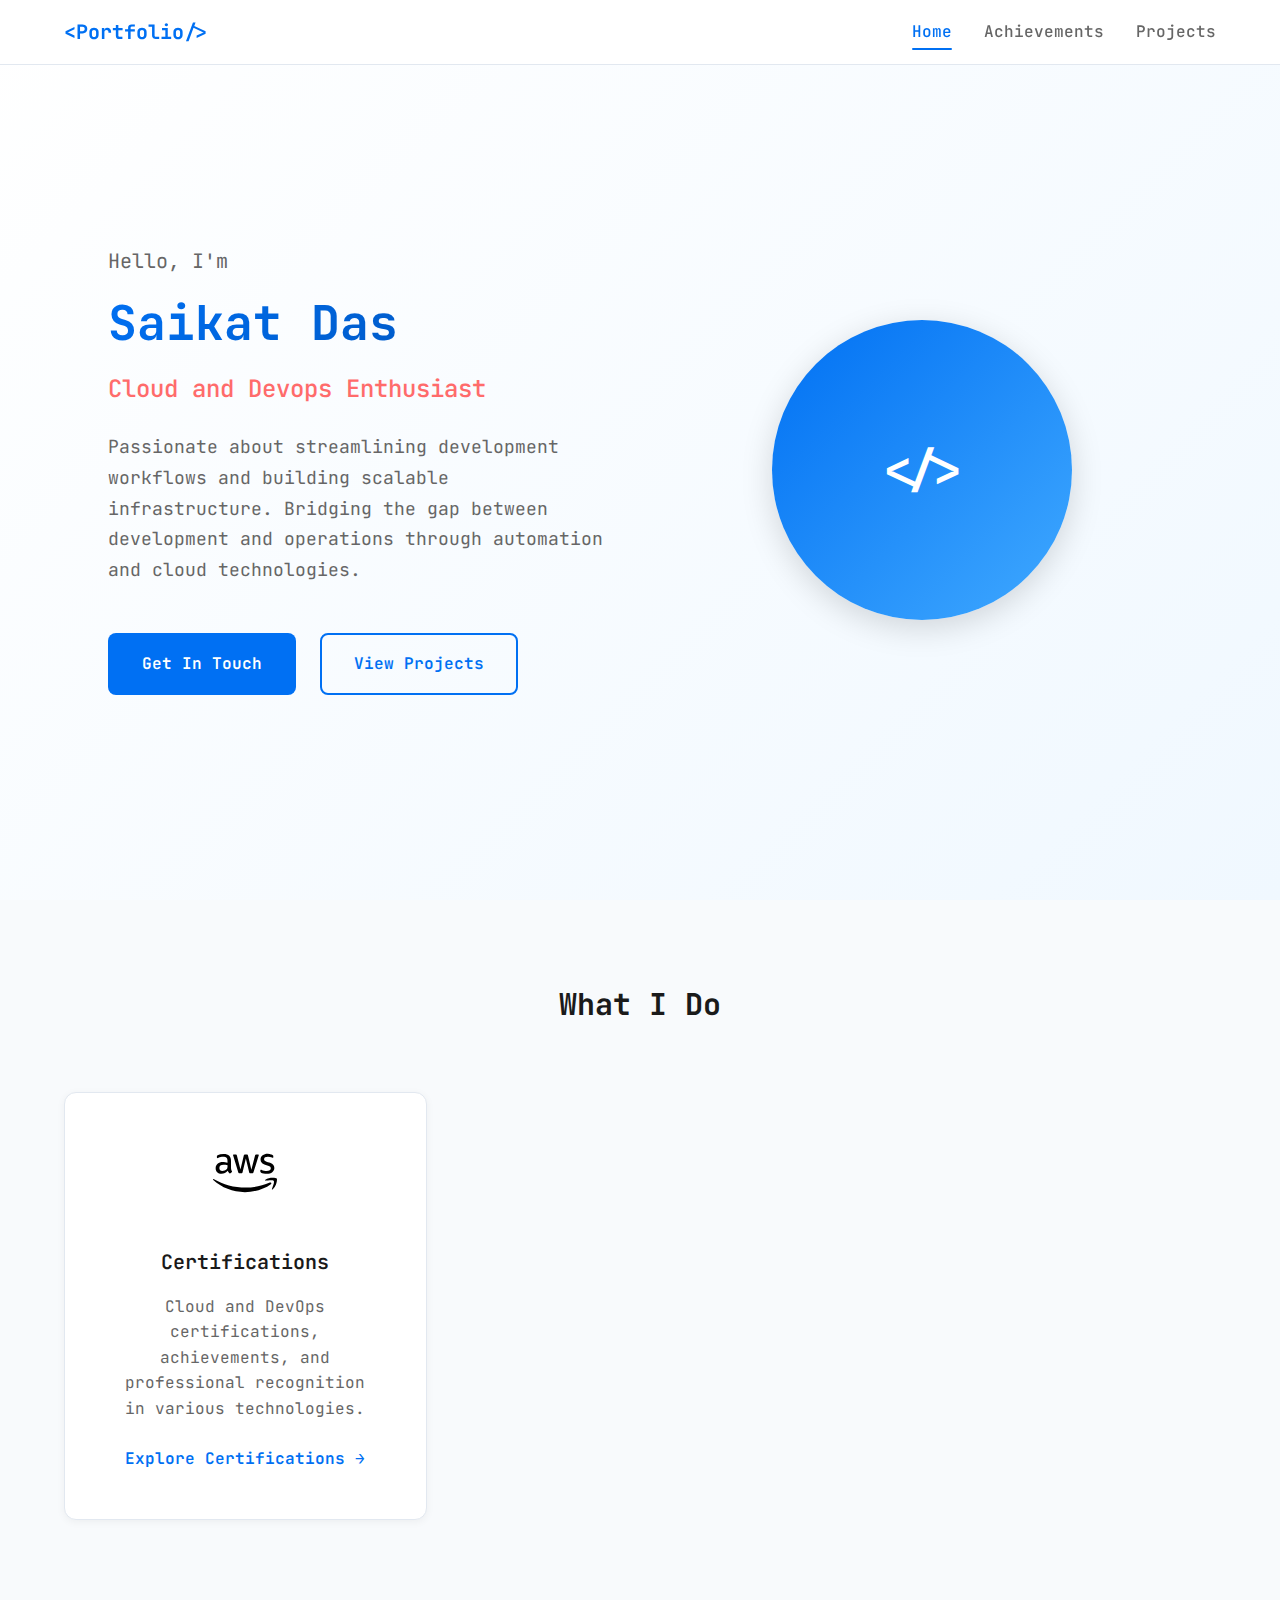
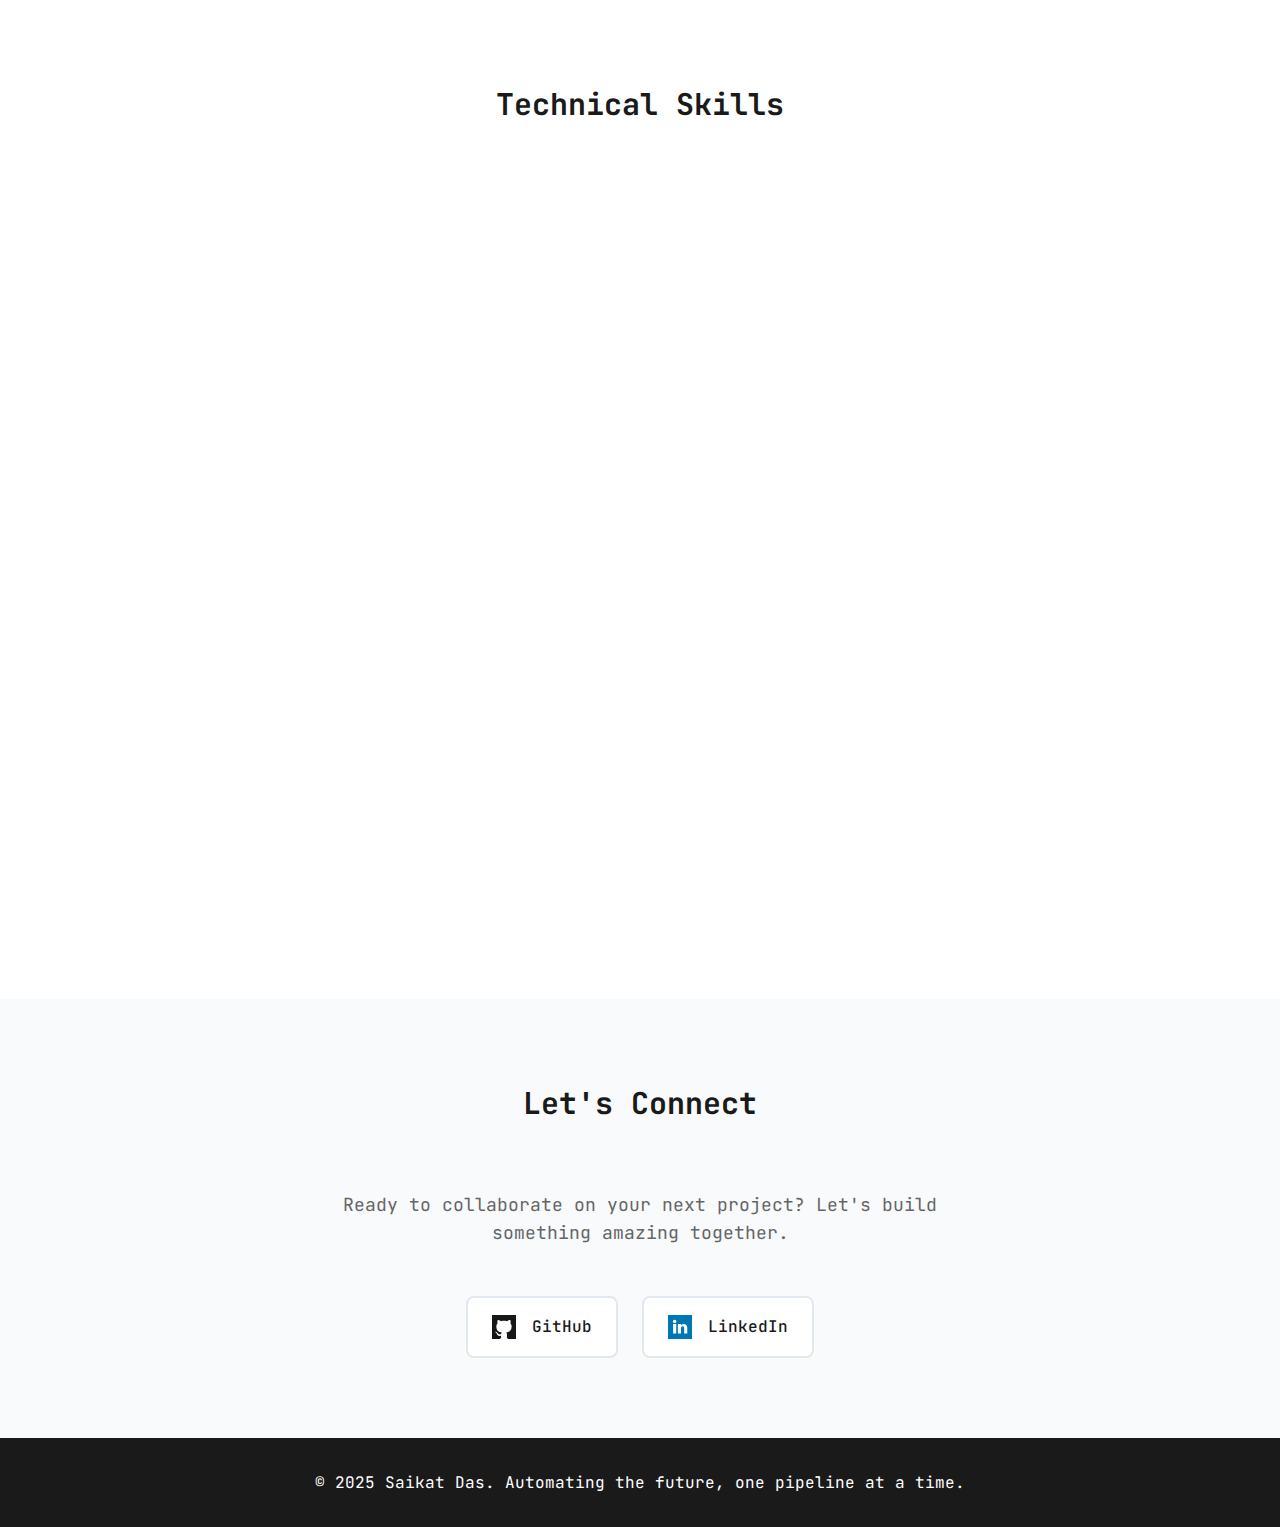
<file: index.html>
<!DOCTYPE html>
<html lang="en">
<head>
    <meta charset="UTF-8">
    <meta name="viewport" content="width=device-width, initial-scale=1.0">
    <title>Saikat Das - DevOps Portfolio</title>
    <link rel="stylesheet" href="styles.css">
    <link href="https://fonts.googleapis.com/css2?family=JetBrains+Mono:wght@300;400;500;600;700&display=swap" rel="stylesheet">
</head>
<body>
    <!-- Navigation -->
    <nav class="navbar">
        <div class="nav-container">
            <div class="nav-logo">
                <a href="index.html" class="logo-link">
                    <span class="logo-text">&lt;Portfolio/&gt;</span>
                </a>
            </div>
            <ul class="nav-menu">
                <li class="nav-item">
                    <a href="index.html" class="nav-link active">Home</a>
                </li>
                <li class="nav-item">
                    <a href="achievements.html" class="nav-link">Achievements</a>
                </li>
                <li class="nav-item">
                    <a href="projects.html" class="nav-link">Projects</a>
                </li>
            </ul>
            <div class="hamburger">
                <span class="bar"></span>
                <span class="bar"></span>
                <span class="bar"></span>
            </div>
        </div>
    </nav>

    <!-- Hero Section -->
    <section class="hero">
        <div class="hero-container">
            <div class="hero-content">
                <h1 class="hero-title">
                    <span class="greeting">Hello, I'm</span>
                    <span class="name">Saikat Das</span>
                    <span class="profession">Cloud and Devops Enthusiast</span>
                </h1>
                <p class="hero-description">
                    Passionate about streamlining development workflows and building scalable infrastructure. 
                    Bridging the gap between development and operations through automation and cloud technologies.
                </p>
                <div class="hero-buttons">
                    <a href="#contact" class="btn btn-primary">Get In Touch</a>
                    <a href="projects.html" class="btn btn-secondary">View Projects</a>
                </div>
            </div>
            <div class="hero-image">
                <div class="profile-placeholder">
                    <span class="code-symbol">&lt;/&gt;</span>
                </div>
            </div>
        </div>
    </section>

    <!-- Overview Section -->
    <section class="overview">
        <div class="container">
            <h2 class="section-title">What I Do</h2>
            <div class="overview-grid">
                <div class="overview-card">
                    <div class="card-icon">
                        <img src="icons/light/aws-icon.svg" alt="Certifications" class="card-icon-svg">
                    </div>
                    <h3>Certifications</h3>
                    <p>Cloud and DevOps certifications, achievements, and professional recognition in various technologies.</p>
                    <a href="achievements.html" class="card-link">Explore Certifications →</a>
                </div>
                <div class="overview-card">
                    <div class="card-icon">
                        <img src="icons/light/settings.png" alt="DevOps Projects" class="card-icon-svg">
                    </div>
                    <h3>DevOps Projects</h3>
                    <p>Infrastructure automation, CI/CD pipelines, and cloud architecture implementations.</p>
                    <a href="projects.html" class="card-link">View Projects →</a>
                </div>
                <div class="overview-card">
                    <div class="card-icon">
                        <img src="icons/light/cloud-icon.svg" alt="Cloud Infrastructure" class="card-icon-svg">
                    </div>
                    <h3>Cloud & Infrastructure</h3>
                    <p>Expertise in cloud platforms, containerization, orchestration, and infrastructure as code.</p>
                    <a href="#skills" class="card-link">See Skills →</a>
                </div>
            </div>
        </div>
    </section>

    <!-- Skills Section -->
    <section id="skills" class="skills">
        <div class="container">
            <h2 class="section-title">Technical Skills</h2>
            <div class="skills-grid">
                <div class="skill-category">
                    <div class="skill-category-header">
                        <img src="icons/light/cloud-icon.svg" alt="Cloud" class="skill-category-icon">
                        <h3>Cloud Platforms</h3>
                    </div>
                    <div class="skill-tags">
                        <span class="skill-tag">AWS</span>
                        <span class="skill-tag">Azure</span>
                        <span class="skill-tag">Google Cloud</span>
                        <span class="skill-tag">DigitalOcean</span>
                        <span class="skill-tag">Terraform</span>
                    </div>
                </div>
                <div class="skill-category">
                    <div class="skill-category-header">
                        <img src="icons/light/docker-icon.svg" alt="Containers" class="skill-category-icon">
                        <h3>Containerization & Orchestration</h3>
                    </div>
                    <div class="skill-tags">
                        <span class="skill-tag">Docker</span>
                        <span class="skill-tag">Kubernetes</span>
                        <span class="skill-tag">Docker Compose</span>
                        <span class="skill-tag">Helm</span>
                        <span class="skill-tag">Podman</span>
                    </div>
                </div>
                <div class="skill-category">
                    <div class="skill-category-header">
                        <img src="icons/light/settings.png" alt="CI/CD" class="skill-category-icon">
                        <h3>CI/CD & Automation</h3>
                    </div>
                    <div class="skill-tags">
                        <span class="skill-tag">Jenkins</span>
                        <span class="skill-tag">GitHub Actions</span>
                        <span class="skill-tag">GitLab CI</span>
                        <span class="skill-tag">Ansible</span>
                        <span class="skill-tag">Chef</span>
                    </div>
                </div>
                <div class="skill-category">
                    <div class="skill-category-header">
                        <img src="icons/light/monitoring-icon.svg" alt="Monitoring" class="skill-category-icon">
                        <h3>Monitoring & Logging</h3>
                    </div>
                    <div class="skill-tags">
                        <span class="skill-tag">Prometheus</span>
                        <span class="skill-tag">Grafana</span>
                        <span class="skill-tag">ELK Stack</span>
                        <span class="skill-tag">Datadog</span>
                        <span class="skill-tag">New Relic</span>
                    </div>
                </div>
                <div class="skill-category">
                    <div class="skill-category-header">
                        <img src="icons/light/python-icon.svg" alt="Programming" class="skill-category-icon">
                        <h3>Programming & Scripting</h3>
                    </div>
                    <div class="skill-tags">
                        <span class="skill-tag">Python</span>
                        <span class="skill-tag">Bash</span>
                        <span class="skill-tag">PowerShell</span>
                        <span class="skill-tag">Go</span>
                        <span class="skill-tag">JavaScript</span>
                    </div>
                </div>
                <div class="skill-category">
                    <div class="skill-category-header">
                        <img src="icons/light/github-icon.svg" alt="Version Control" class="skill-category-icon">
                        <h3>Version Control & Collaboration</h3>
                    </div>
                    <div class="skill-tags">
                        <span class="skill-tag">Git</span>
                        <span class="skill-tag">GitHub</span>
                        <span class="skill-tag">GitLab</span>
                        <span class="skill-tag">Bitbucket</span>
                        <span class="skill-tag">Jira</span>
                    </div>
                </div>
            </div>
        </div>
    </section>

    <!-- Contact Section -->
    <section id="contact" class="contact">
        <div class="container">
            <h2 class="section-title">Let's Connect</h2>
            <div class="contact-content">
                <p class="contact-description">
                    Ready to collaborate on your next project? Let's build something amazing together.
                </p>
                <div class="social-links">
                    <a href="https://github.com/saviour2" target="_blank" class="social-link">
                        <img src="icons/light/github-icon.svg" alt="GitHub" class="social-icon">
                        <span>GitHub</span>
                    </a>
                    <a href="https://www.linkedin.com/in/saikat-das-cloud/" target="_blank" class="social-link">
                        <img src="icons/light/linkedin-icon.svg" alt="LinkedIn" class="social-icon">
                        <span>LinkedIn</span>
                    </a>
                </div>
            </div>
        </div>
    </section>

    <!-- Footer -->
    <footer class="footer">
        <div class="container">
            <p>&copy; 2025 Saikat Das. Automating the future, one pipeline at a time.</p>
        </div>
    </footer>

    <!-- Go to Top Button -->
    <button id="goToTop" class="go-to-top" aria-label="Go to top">
        <svg width="24" height="24" viewBox="0 0 24 24" fill="none" xmlns="http://www.w3.org/2000/svg">
            <path d="M12 6L6 12H10V18H14V12H18L12 6Z" fill="currentColor"/>
        </svg>
    </button>

    <script src="script.js"></script>
</body>
</html>
</file>
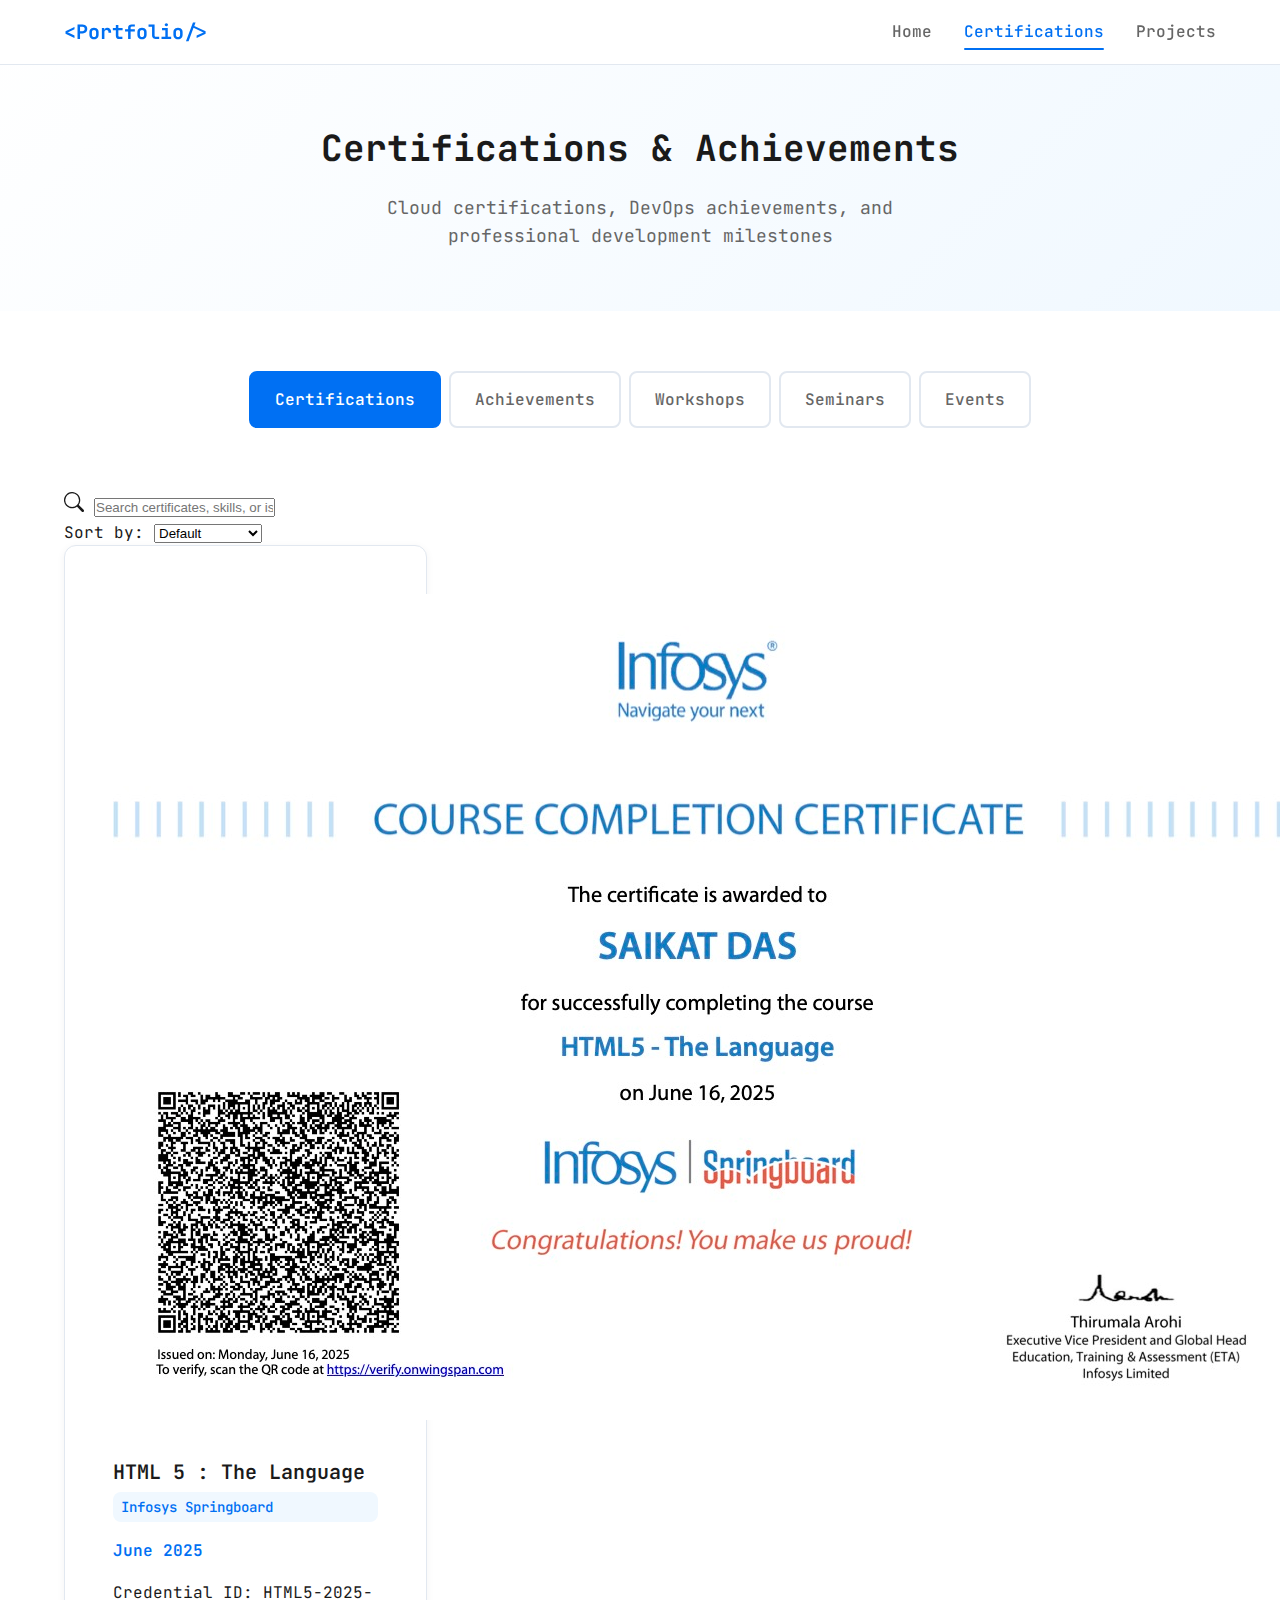
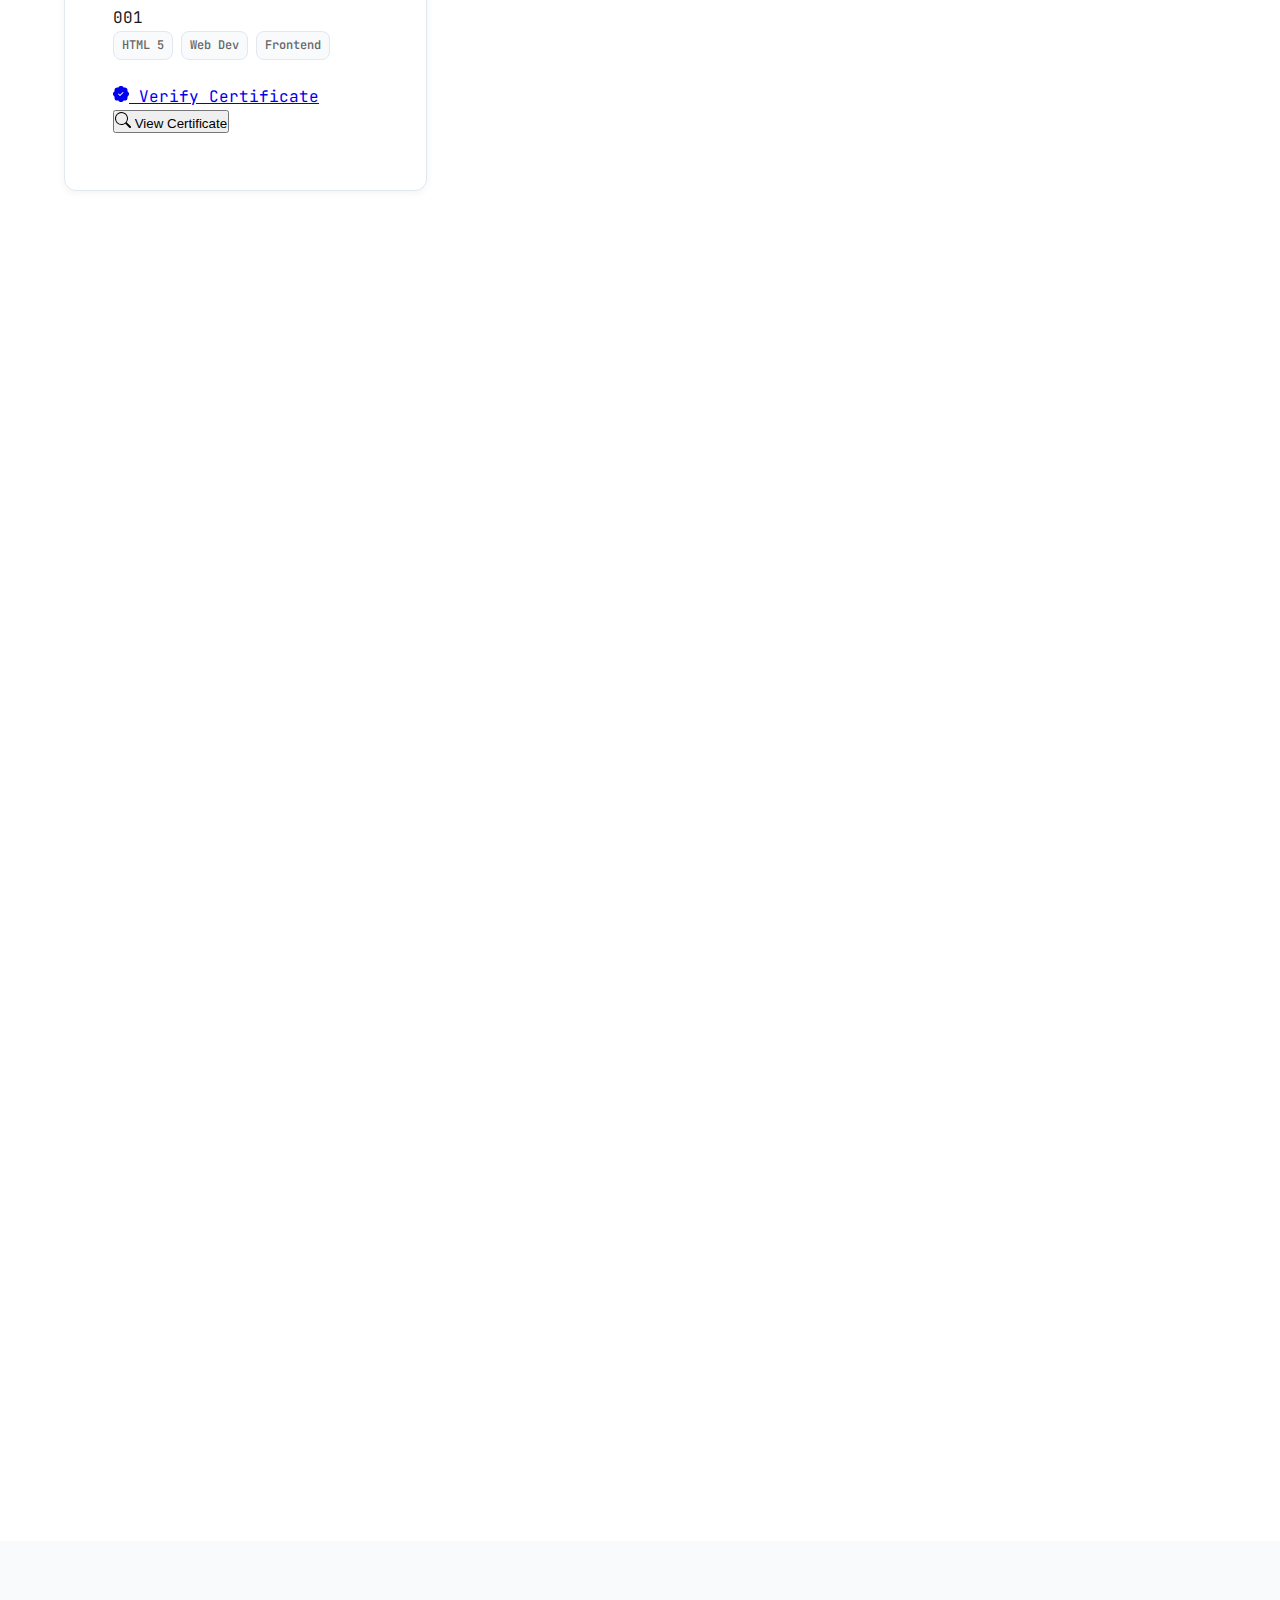
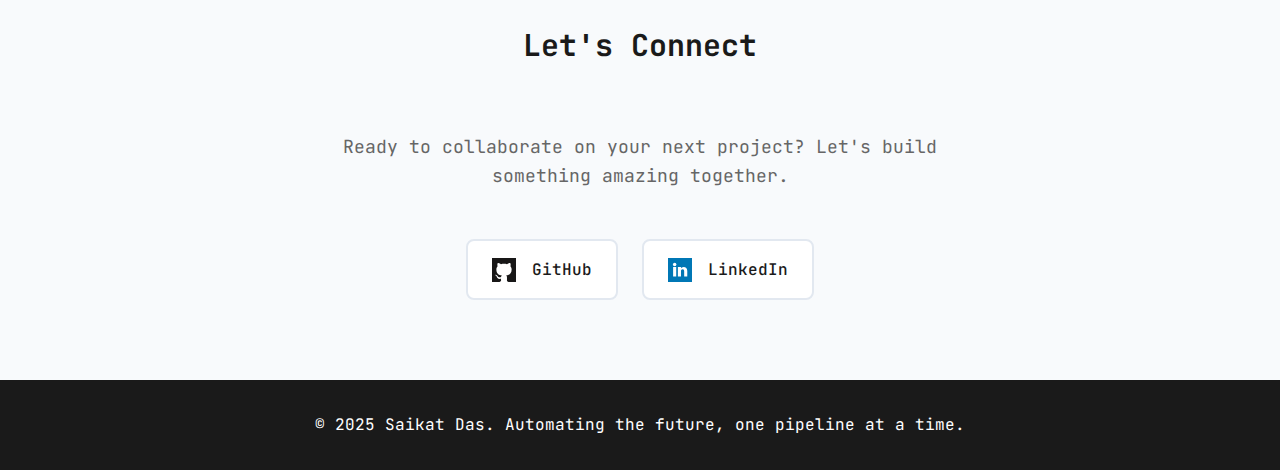
<file: achievements.html>
<!DOCTYPE html>
<html lang="en">
<head>
    <meta charset="UTF-8">
    <meta name="viewport" content="width=device-width, initial-scale=1.0">
    <title>Certifications & Achievements - Portfolio</title>
    <link rel="stylesheet" href="styles.css">
    <link href="https://fonts.googleapis.com/css2?family=JetBrains+Mono:wght@300;400;500;600;700&display=swap" rel="stylesheet">
</head>
<body>
    <!-- Navigation -->
    <nav class="navbar">
        <div class="nav-container">
            <div class="nav-logo">
                <a href="index.html" class="logo-link">
                    <span class="logo-text">&lt;Portfolio/&gt;</span>
                </a>
            </div>
            <ul class="nav-menu">
                <li class="nav-item">
                    <a href="index.html" class="nav-link">Home</a>
                </li>
                <li class="nav-item">
                    <a href="achievements.html" class="nav-link active">Certifications</a>
                </li>
                <li class="nav-item">
                    <a href="projects.html" class="nav-link">Projects</a>
                </li>
            </ul>
            <div class="hamburger">
                <span class="bar"></span>
                <span class="bar"></span>
                <span class="bar"></span>
            </div>
        </div>
    </nav>

    <!-- Page Header -->
    <section class="page-header">
        <div class="container">
            <h1 class="page-title">Certifications & Achievements</h1>
            <p class="page-subtitle">Cloud certifications, DevOps achievements, and professional development milestones</p>
        </div>
    </section>

    <!-- Achievements Content -->
    <section class="achievements-content">
        <div class="container">
            <!-- Tab Navigation (now above search/sort) -->
            <div class="tab-navigation">
                <button class="tab-btn active" data-tab="certifications">Certifications</button>
                <button class="tab-btn" data-tab="awards">Achievements</button>
                <button class="tab-btn" data-tab="workshops">Workshops</button>
                <button class="tab-btn" data-tab="seminars">Seminars</button>
                <button class="tab-btn" data-tab="events">Events</button>
            </div>
            <!-- Search and Sort Controls -->
            <div class="search-controls-wrapper">
                <!-- search-controls will be injected by JS -->
            </div>

            <!-- Tab Content -->
            <div class="tab-content">
                <!-- Cloud Certifications Tab -->
                <div id="certifications" class="tab-pane active">
                    <div class="achievements-grid">
                        <!-- Content will be dynamically loaded by JavaScript -->
                        <div class="loading-state">
                            <div class="loading-spinner"></div>
                            <p>Loading certifications...</p>
                        </div>
                    </div>
                </div>

                <!-- DevOps Achievements Tab -->
                <div id="awards" class="tab-pane">
                    <div class="achievements-grid">
                        <!-- Content will be dynamically loaded by JavaScript -->
                        <div class="loading-state">
                            <div class="loading-spinner"></div>
                            <p>Loading achievements...</p>
                        </div>
                    </div>
                </div>

                <!-- Workshops Tab -->
                <div id="workshops" class="tab-pane">
                    <div class="achievements-grid">
                        <!-- Content will be dynamically loaded by JavaScript -->
                        <div class="loading-state">
                            <div class="loading-spinner"></div>
                            <p>Loading workshops...</p>
                        </div>
                    </div>
                </div>

                <!-- Seminars Tab -->
                <div id="seminars" class="tab-pane">
                    <div class="achievements-grid">
                        <!-- Content will be dynamically loaded by JavaScript -->
                        <div class="loading-state">
                            <div class="loading-spinner"></div>
                            <p>Loading seminars...</p>
                        </div>
                    </div>
                </div>

                <!-- Events Tab -->
                <div id="events" class="tab-pane">
                    <div class="achievements-grid">
                        <!-- Content will be dynamically loaded by JavaScript -->
                        <div class="loading-state">
                            <div class="loading-spinner"></div>
                            <p>Loading events...</p>
                        </div>
                    </div>
                </div>
            </div>
        </div>
    </section>

    <!-- Contact Section -->
    <section id="contact" class="contact">
        <div class="container">
            <h2 class="section-title">Let's Connect</h2>
            <div class="contact-content">
                <p class="contact-description">
                    Ready to collaborate on your next project? Let's build something amazing together.
                </p>
                <div class="social-links">
                    <a href="https://github.com/saviour2" target="_blank" class="social-link">
                        <img src="icons/light/github-icon.svg" alt="GitHub" class="social-icon">
                        <span>GitHub</span>
                    </a>
                    <a href="https://www.linkedin.com/in/saikat-das-cloud/" target="_blank" class="social-link">
                        <img src="icons/light/linkedin-icon.svg" alt="LinkedIn" class="social-icon">
                        <span>LinkedIn</span>
                    </a>
                </div>
            </div>
        </div>
    </section>

    <!-- Footer -->
    <footer class="footer">
        <div class="container">
            <p>&copy; 2025 Saikat Das. Automating the future, one pipeline at a time.</p>
        </div>
    </footer>

    <!-- Go to Top Button -->
    <button id="goToTop" class="go-to-top" aria-label="Go to top">
        <svg width="24" height="24" viewBox="0 0 24 24" fill="none" xmlns="http://www.w3.org/2000/svg">
            <path d="M12 6L6 12H10V18H14V12H18L12 6Z" fill="currentColor"/>
        </svg>
    </button>

    <script src="script.js"></script>
    <script src="js/certificates.js"></script>
</body>
</html>
</file>
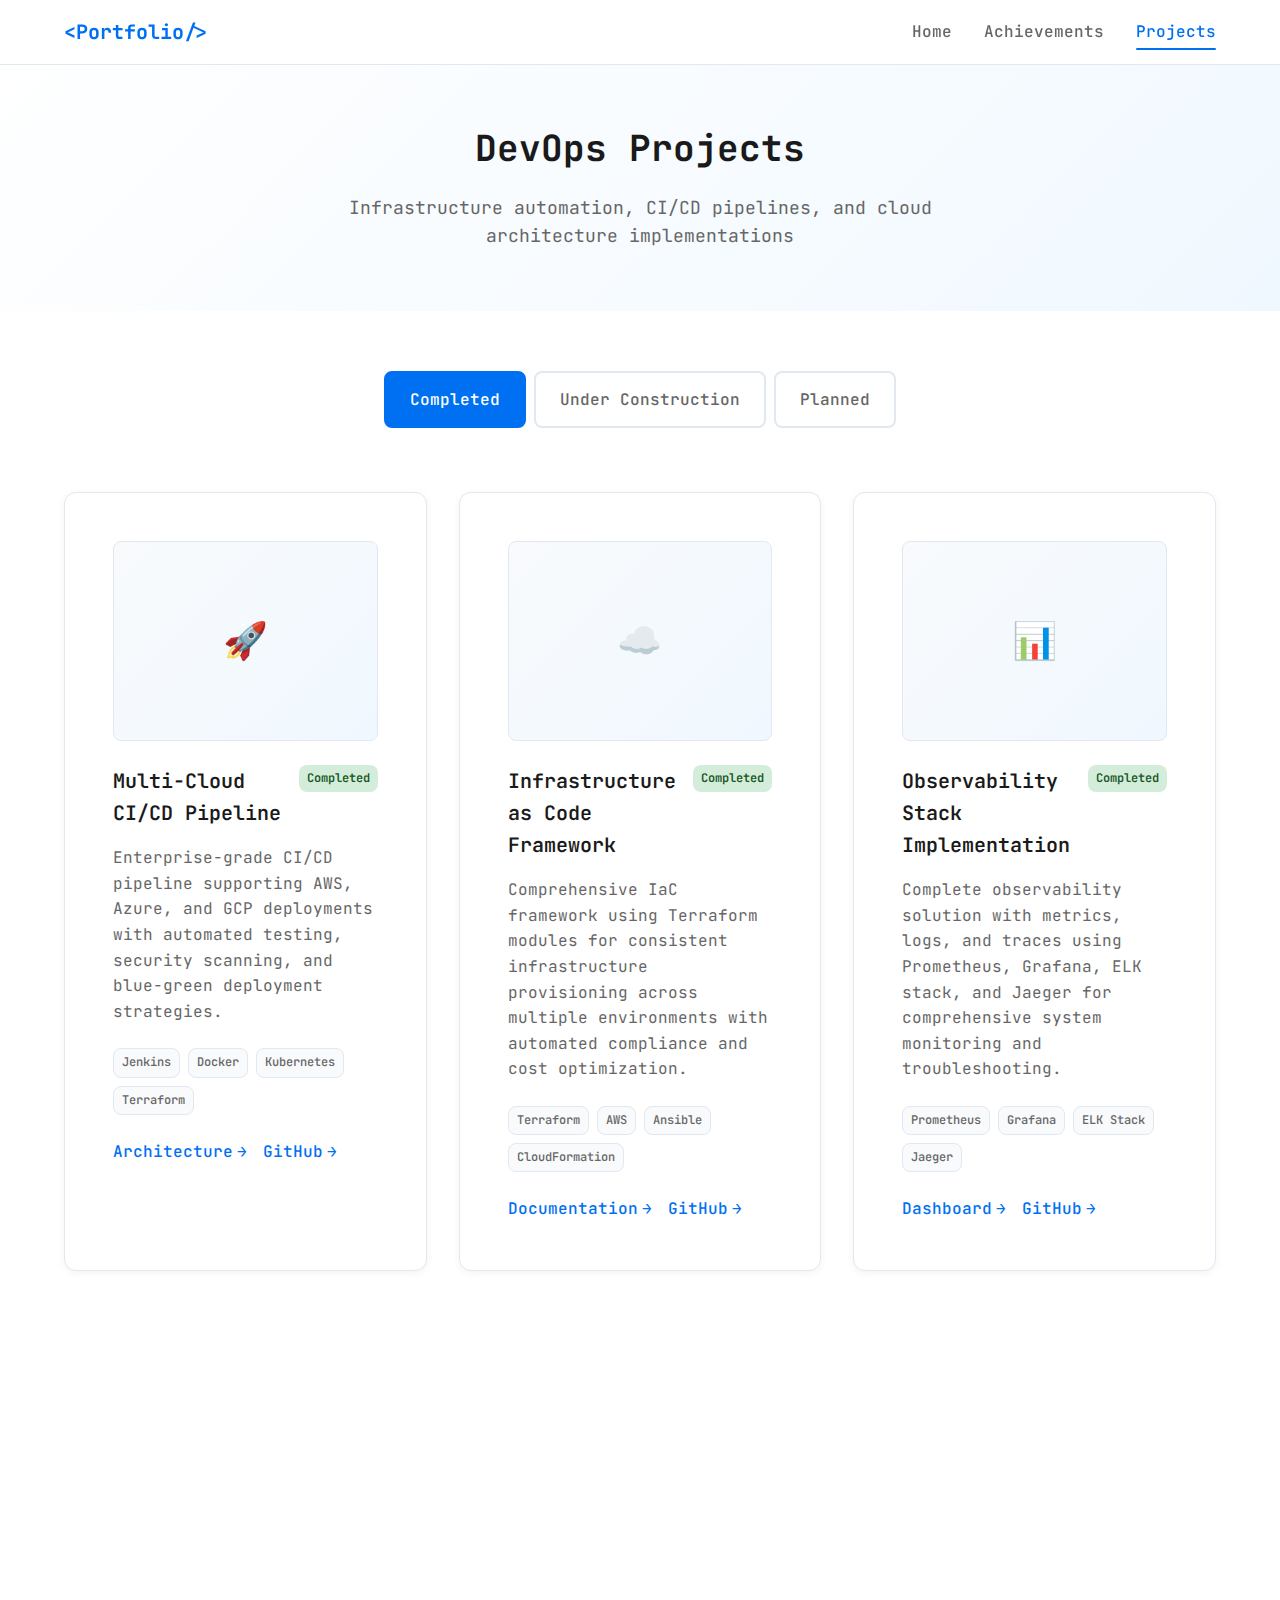
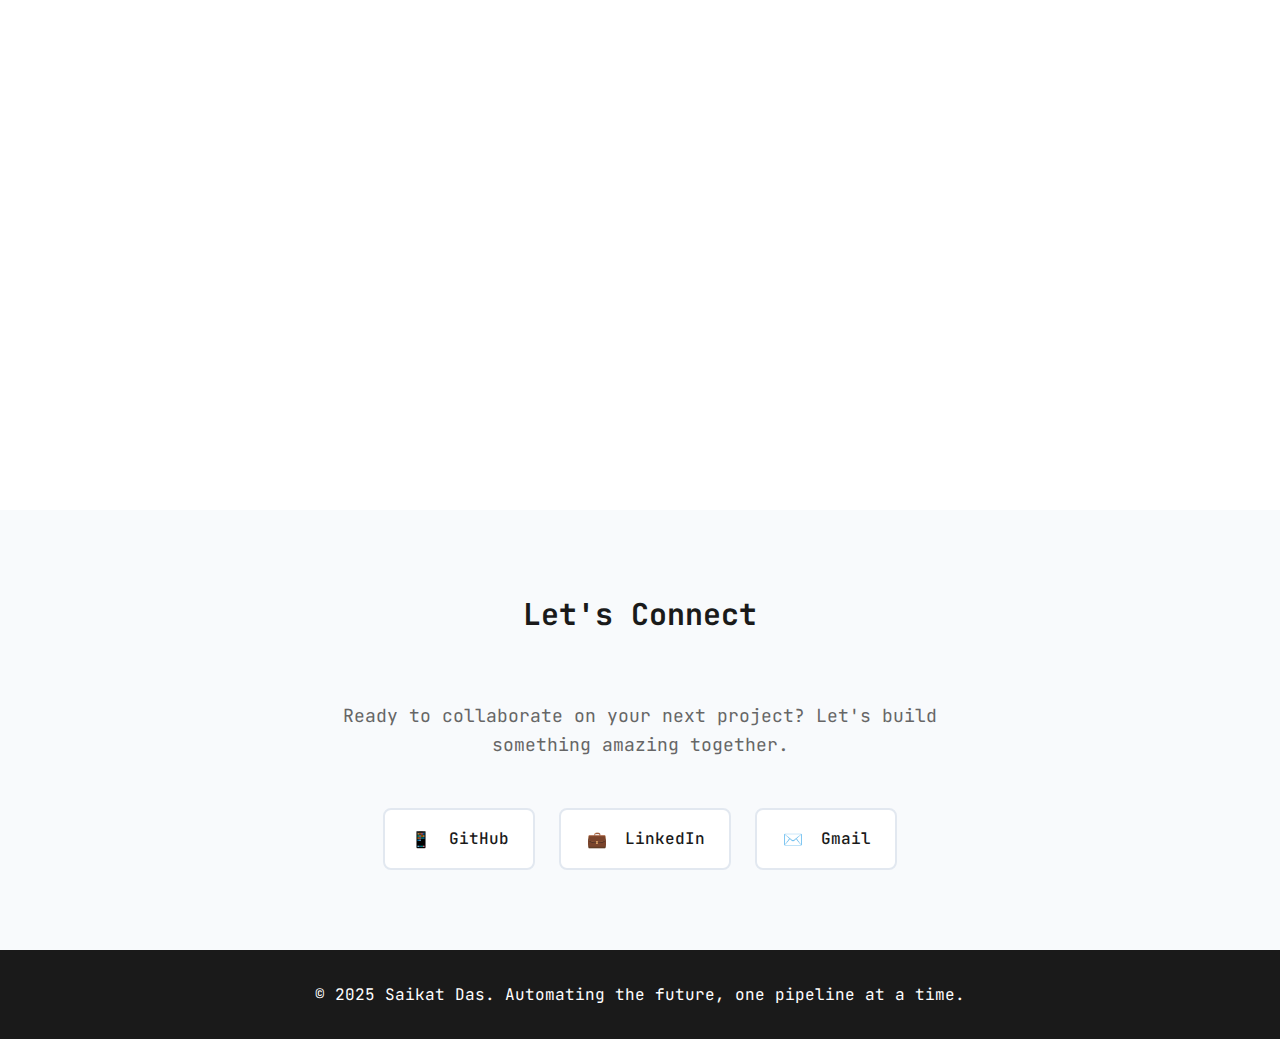
<file: projects.html>
<!DOCTYPE html>
<html lang="en">
<head>
    <meta charset="UTF-8">
    <meta name="viewport" content="width=device-width, initial-scale=1.0">
    <title>DevOps Projects - Portfolio</title>
    <link rel="stylesheet" href="styles.css">
    <link href="https://fonts.googleapis.com/css2?family=JetBrains+Mono:wght@300;400;500;600;700&display=swap" rel="stylesheet">
</head>
<body>
    <!-- Navigation -->
    <nav class="navbar">
        <div class="nav-container">
            <div class="nav-logo">
                <span class="logo-text">&lt;Portfolio/&gt;</span>
            </div>
            <ul class="nav-menu">
                <li class="nav-item">
                    <a href="index.html" class="nav-link">Home</a>
                </li>
                <li class="nav-item">
                    <a href="achievements.html" class="nav-link">Achievements</a>
                </li>
                <li class="nav-item">
                    <a href="projects.html" class="nav-link active">Projects</a>
                </li>
            </ul>
            <div class="hamburger">
                <span class="bar"></span>
                <span class="bar"></span>
                <span class="bar"></span>
            </div>
        </div>
    </nav>

    <!-- Page Header -->
    <section class="page-header">
        <div class="container">
            <h1 class="page-title">DevOps Projects</h1>
            <p class="page-subtitle">Infrastructure automation, CI/CD pipelines, and cloud architecture implementations</p>
        </div>
    </section>

    <!-- Projects Content -->
    <section class="projects-content">
        <div class="container">
            <!-- Tab Navigation -->
            <div class="tab-navigation">
                <button class="tab-btn active" data-tab="completed">Completed</button>
                <button class="tab-btn" data-tab="construction">Under Construction</button>
                <button class="tab-btn" data-tab="planned">Planned</button>
            </div>

            <!-- Tab Content -->
            <div class="tab-content">
                <!-- Completed Projects Tab -->
                <div id="completed" class="tab-pane active">
                    <div class="projects-grid">
                        <div class="project-card">
                            <div class="project-image">
                                <div class="project-placeholder">
                                    <span class="project-icon">🚀</span>
                                </div>
                            </div>
                            <div class="project-content">
                                <div class="project-header">
                                    <h3>Multi-Cloud CI/CD Pipeline</h3>
                                    <div class="project-status completed">Completed</div>
                                </div>
                                <p class="project-description">
                                    Enterprise-grade CI/CD pipeline supporting AWS, Azure, and GCP deployments with automated testing, 
                                    security scanning, and blue-green deployment strategies.
                                </p>
                                <div class="project-tech">
                                    <span class="tech-tag">Jenkins</span>
                                    <span class="tech-tag">Docker</span>
                                    <span class="tech-tag">Kubernetes</span>
                                    <span class="tech-tag">Terraform</span>
                                </div>
                                <div class="project-links">
                                    <a href="#" class="project-link">
                                        <span>Architecture</span>
                                        <span class="link-arrow">→</span>
                                    </a>
                                    <a href="#" class="project-link">
                                        <span>GitHub</span>
                                        <span class="link-arrow">→</span>
                                    </a>
                                </div>
                            </div>
                        </div>

                        <div class="project-card">
                            <div class="project-image">
                                <div class="project-placeholder">
                                    <span class="project-icon">☁️</span>
                                </div>
                            </div>
                            <div class="project-content">
                                <div class="project-header">
                                    <h3>Infrastructure as Code Framework</h3>
                                    <div class="project-status completed">Completed</div>
                                </div>
                                <p class="project-description">
                                    Comprehensive IaC framework using Terraform modules for consistent infrastructure provisioning 
                                    across multiple environments with automated compliance and cost optimization.
                                </p>
                                <div class="project-tech">
                                    <span class="tech-tag">Terraform</span>
                                    <span class="tech-tag">AWS</span>
                                    <span class="tech-tag">Ansible</span>
                                    <span class="tech-tag">CloudFormation</span>
                                </div>
                                <div class="project-links">
                                    <a href="#" class="project-link">
                                        <span>Documentation</span>
                                        <span class="link-arrow">→</span>
                                    </a>
                                    <a href="#" class="project-link">
                                        <span>GitHub</span>
                                        <span class="link-arrow">→</span>
                                    </a>
                                </div>
                            </div>
                        </div>

                        <div class="project-card">
                            <div class="project-image">
                                <div class="project-placeholder">
                                    <span class="project-icon">📊</span>
                                </div>
                            </div>
                            <div class="project-content">
                                <div class="project-header">
                                    <h3>Observability Stack Implementation</h3>
                                    <div class="project-status completed">Completed</div>
                                </div>
                                <p class="project-description">
                                    Complete observability solution with metrics, logs, and traces using Prometheus, Grafana, 
                                    ELK stack, and Jaeger for comprehensive system monitoring and troubleshooting.
                                </p>
                                <div class="project-tech">
                                    <span class="tech-tag">Prometheus</span>
                                    <span class="tech-tag">Grafana</span>
                                    <span class="tech-tag">ELK Stack</span>
                                    <span class="tech-tag">Jaeger</span>
                                </div>
                                <div class="project-links">
                                    <a href="#" class="project-link">
                                        <span>Dashboard</span>
                                        <span class="link-arrow">→</span>
                                    </a>
                                    <a href="#" class="project-link">
                                        <span>GitHub</span>
                                        <span class="link-arrow">→</span>
                                    </a>
                                </div>
                            </div>
                        </div>

                        <div class="project-card">
                            <div class="project-image">
                                <div class="project-placeholder">
                                    <span class="project-icon">🛡️</span>
                                </div>
                            </div>
                            <div class="project-content">
                                <div class="project-header">
                                    <h3>Kubernetes Security Hardening</h3>
                                    <div class="project-status completed">Completed</div>
                                </div>
                                <p class="project-description">
                                    Comprehensive Kubernetes security implementation with RBAC, network policies, 
                                    pod security standards, and automated vulnerability scanning.
                                </p>
                                <div class="project-tech">
                                    <span class="tech-tag">Kubernetes</span>
                                    <span class="tech-tag">Istio</span>
                                    <span class="tech-tag">Falco</span>
                                    <span class="tech-tag">OPA Gatekeeper</span>
                                </div>
                                <div class="project-links">
                                    <a href="#" class="project-link">
                                        <span>Security Guide</span>
                                        <span class="link-arrow">→</span>
                                    </a>
                                    <a href="#" class="project-link">
                                        <span>GitHub</span>
                                        <span class="link-arrow">→</span>
                                    </a>
                                </div>
                            </div>
                        </div>
                    </div>
                </div>

                <!-- Under Construction Tab -->
                <div id="construction" class="tab-pane">
                    <div class="projects-grid">
                        <div class="project-card">
                            <div class="project-image">
                                <div class="project-placeholder">
                                    <span class="project-icon">🏗️</span>
                                </div>
                            </div>
                            <div class="project-content">
                                <div class="project-header">
                                    <h3>GitOps Deployment Platform</h3>
                                    <div class="project-status construction">In Progress</div>
                                </div>
                                <p class="project-description">
                                    Building a GitOps-based deployment platform using ArgoCD and Flux for declarative, 
                                    version-controlled application deployments across multiple Kubernetes clusters.
                                </p>
                                <div class="project-tech">
                                    <span class="tech-tag">ArgoCD</span>
                                    <span class="tech-tag">Flux</span>
                                    <span class="tech-tag">Kubernetes</span>
                                    <span class="tech-tag">Helm</span>
                                </div>
                                <div class="project-progress">
                                    <div class="progress-bar">
                                        <div class="progress-fill" style="width: 75%"></div>
                                    </div>
                                    <span class="progress-text">75% Complete</span>
                                </div>
                                <div class="project-links">
                                    <a href="#" class="project-link">
                                        <span>Preview</span>
                                        <span class="link-arrow">→</span>
                                    </a>
                                    <a href="#" class="project-link">
                                        <span>GitHub</span>
                                        <span class="link-arrow">→</span>
                                    </a>
                                </div>
                            </div>
                        </div>

                        <div class="project-card">
                            <div class="project-image">
                                <div class="project-placeholder">
                                    <span class="project-icon">🔐</span>
                                </div>
                            </div>
                            <div class="project-content">
                                <div class="project-header">
                                    <h3>Zero-Trust Security Framework</h3>
                                    <div class="project-status construction">In Progress</div>
                                </div>
                                <p class="project-description">
                                    Implementing a comprehensive zero-trust security model with service mesh, 
                                    identity-based access controls, and continuous security monitoring.
                                </p>
                                <div class="project-tech">
                                    <span class="tech-tag">Istio</span>
                                    <span class="tech-tag">Vault</span>
                                    <span class="tech-tag">Cert-Manager</span>
                                    <span class="tech-tag">Falco</span>
                                </div>
                                <div class="project-progress">
                                    <div class="progress-bar">
                                        <div class="progress-fill" style="width: 60%"></div>
                                    </div>
                                    <span class="progress-text">60% Complete</span>
                                </div>
                                <div class="project-links">
                                    <a href="#" class="project-link">
                                        <span>Security Model</span>
                                        <span class="link-arrow">→</span>
                                    </a>
                                    <a href="#" class="project-link">
                                        <span>GitHub</span>
                                        <span class="link-arrow">→</span>
                                    </a>
                                </div>
                            </div>
                        </div>

                        <div class="project-card">
                            <div class="project-image">
                                <div class="project-placeholder">
                                    <span class="project-icon">�</span>
                                </div>
                            </div>
                            <div class="project-content">
                                <div class="project-header">
                                    <h3>Cost Optimization Engine</h3>
                                    <div class="project-status construction">In Progress</div>
                                </div>
                                <p class="project-description">
                                    Developing an AI-powered cost optimization engine that analyzes cloud resource usage 
                                    and provides automated recommendations for cost reduction.
                                </p>
                                <div class="project-tech">
                                    <span class="tech-tag">Python</span>
                                    <span class="tech-tag">AWS Cost Explorer</span>
                                    <span class="tech-tag">Machine Learning</span>
                                    <span class="tech-tag">Lambda</span>
                                </div>
                                <div class="project-progress">
                                    <div class="progress-bar">
                                        <div class="progress-fill" style="width: 40%"></div>
                                    </div>
                                    <span class="progress-text">40% Complete</span>
                                </div>
                                <div class="project-links">
                                    <a href="#" class="project-link">
                                        <span>Algorithm</span>
                                        <span class="link-arrow">→</span>
                                    </a>
                                    <a href="#" class="project-link">
                                        <span>GitHub</span>
                                        <span class="link-arrow">→</span>
                                    </a>
                                </div>
                            </div>
                        </div>
                    </div>
                </div>

                <!-- Planned Projects Tab -->
                <div id="planned" class="tab-pane">
                    <div class="projects-grid">
                        <div class="project-card">
                            <div class="project-image">
                                <div class="project-placeholder">
                                    <span class="project-icon">🌱</span>
                                </div>
                            </div>
                            <div class="project-content">
                                <div class="project-header">
                                    <h3>Sustainability Tracker</h3>
                                    <div class="project-status planned">Planned</div>
                                </div>
                                <p class="project-description">
                                    Mobile-first application for tracking personal carbon footprint, 
                                    suggesting eco-friendly alternatives, and gamifying sustainable living.
                                </p>
                                <div class="project-tech">
                                    <span class="tech-tag">React Native</span>
                                    <span class="tech-tag">GraphQL</span>
                                    <span class="tech-tag">Machine Learning</span>
                                    <span class="tech-tag">Maps API</span>
                                </div>
                                <div class="project-timeline">
                                    <span class="timeline-label">Expected Start:</span>
                                    <span class="timeline-date">Q2 2025</span>
                                </div>
                            </div>
                        </div>

                        <div class="project-card">
                            <div class="project-image">
                                <div class="project-placeholder">
                                    <span class="project-icon">🎮</span>
                                </div>
                            </div>
                            <div class="project-content">
                                <div class="project-header">
                                    <h3>Multiplayer Game Platform</h3>
                                    <div class="project-status planned">Planned</div>
                                </div>
                                <p class="project-description">
                                    Real-time multiplayer gaming platform with custom game engine, 
                                    matchmaking system, and social features for indie game developers.
                                </p>
                                <div class="project-tech">
                                    <span class="tech-tag">WebGL</span>
                                    <span class="tech-tag">WebRTC</span>
                                    <span class="tech-tag">Kubernetes</span>
                                    <span class="tech-tag">Microservices</span>
                                </div>
                                <div class="project-timeline">
                                    <span class="timeline-label">Expected Start:</span>
                                    <span class="timeline-date">Q3 2025</span>
                                </div>
                            </div>
                        </div>

                        <div class="project-card">
                            <div class="project-image">
                                <div class="project-placeholder">
                                    <span class="project-icon">🔐</span>
                                </div>
                            </div>
                            <div class="project-content">
                                <div class="project-header">
                                    <h3>Blockchain Voting System</h3>
                                    <div class="project-status planned">Planned</div>
                                </div>
                                <p class="project-description">
                                    Secure, transparent voting system using blockchain technology 
                                    with voter authentication, immutable records, and real-time results.
                                </p>
                                <div class="project-tech">
                                    <span class="tech-tag">Solidity</span>
                                    <span class="tech-tag">Web3.js</span>
                                    <span class="tech-tag">IPFS</span>
                                    <span class="tech-tag">Smart Contracts</span>
                                </div>
                                <div class="project-timeline">
                                    <span class="timeline-label">Expected Start:</span>
                                    <span class="timeline-date">Q4 2025</span>
                                </div>
                            </div>
                        </div>

                        <div class="project-card">
                            <div class="project-image">
                                <div class="project-placeholder">
                                    <span class="project-icon">🧠</span>
                                </div>
                            </div>
                            <div class="project-content">
                                <div class="project-header">
                                    <h3>Mental Health Companion</h3>
                                    <div class="project-status planned">Planned</div>
                                </div>
                                <p class="project-description">
                                    AI-powered mental health support application with mood tracking, 
                                    personalized recommendations, and anonymous peer support communities.
                                </p>
                                <div class="project-tech">
                                    <span class="tech-tag">Flutter</span>
                                    <span class="tech-tag">TensorFlow</span>
                                    <span class="tech-tag">Natural Language Processing</span>
                                    <span class="tech-tag">Privacy-First Design</span>
                                </div>
                                <div class="project-timeline">
                                    <span class="timeline-label">Expected Start:</span>
                                    <span class="timeline-date">Q1 2026</span>
                                </div>
                            </div>
                        </div>
                    </div>
                </div>
            </div>
        </div>
    </section>

    <!-- Contact Section -->
    <section id="contact" class="contact">
        <div class="container">
            <h2 class="section-title">Let's Connect</h2>
            <div class="contact-content">
                <p class="contact-description">
                    Ready to collaborate on your next project? Let's build something amazing together.
                </p>
                <div class="social-links">
                    <a href="https://github.com/yourusername" target="_blank" class="social-link">
                        <span class="social-icon">📱</span>
                        <span>GitHub</span>
                    </a>
                    <a href="https://linkedin.com/in/yourusername" target="_blank" class="social-link">
                        <span class="social-icon">💼</span>
                        <span>LinkedIn</span>
                    </a>
                    <a href="mailto:your.email@gmail.com" class="social-link">
                        <span class="social-icon">✉️</span>
                        <span>Gmail</span>
                    </a>
                </div>
            </div>
        </div>
    </section>

    <!-- Footer -->
    <footer class="footer">
        <div class="container">
            <p>&copy; 2025 Saikat Das. Automating the future, one pipeline at a time.</p>
        </div>
    </footer>

    <script src="script.js"></script>
</body>
</html>
</file>
<file: styles.css>
/* CSS Reset and Base Styles */
* {
    margin: 0;
    padding: 0;
    box-sizing: border-box;
}

:root {
    /* Colors */
    --primary-color: #0070f3;
    --primary-light: #40a9ff;
    --primary-dark: #0050b3;
    --secondary-color: #f0f8ff;
    --accent-color: #ff6b6b;
    --text-primary: #1a1a1a;
    --text-secondary: #666666;
    --text-muted: #999999;
    --background: #ffffff;
    --background-alt: #f8fafc;
    --border-color: #e2e8f0;
    --card-background: #ffffff;
    --shadow-light: 0 2px 8px rgba(0, 0, 0, 0.05);
    --shadow-medium: 0 4px 16px rgba(0, 0, 0, 0.1);
    --shadow-heavy: 0 8px 32px rgba(0, 0, 0, 0.15);
    
    /* Typography */
    --font-family: 'JetBrains Mono', monospace;
    --font-size-xs: 0.75rem;
    --font-size-sm: 0.875rem;
    --font-size-base: 1rem;
    --font-size-lg: 1.125rem;
    --font-size-xl: 1.25rem;
    --font-size-2xl: 1.5rem;
    --font-size-3xl: 1.875rem;
    --font-size-4xl: 2.25rem;
    --font-size-5xl: 3rem;
    
    /* Spacing */
    --spacing-xs: 0.25rem;
    --spacing-sm: 0.5rem;
    --spacing-md: 1rem;
    --spacing-lg: 1.5rem;
    --spacing-xl: 2rem;
    --spacing-2xl: 3rem;
    --spacing-3xl: 4rem;
    
    /* Layout */
    --max-width: 1200px;
    --border-radius: 8px;
    --border-radius-lg: 12px;
    --transition: all 0.4s cubic-bezier(0.25, 0.46, 0.45, 0.94);
}

/* Animation Classes */
.overview-card,
.skill-category,
.achievement-card,
.project-card {
    opacity: 0;
    transform: translateY(40px);
    transition: opacity 0.8s ease-out, transform 0.8s ease-out;
}

.overview-card.animate-in,
.skill-category.animate-in,
.achievement-card.animate-in,
.project-card.animate-in {
    opacity: 1;
    transform: translateY(0);
}

html {
    scroll-behavior: smooth;
}

body {
    font-family: var(--font-family);
    font-size: var(--font-size-base);
    line-height: 1.6;
    color: var(--text-primary);
    background-color: var(--background);
    -webkit-font-smoothing: antialiased;
    -moz-osx-font-smoothing: grayscale;
}

/* Container */
.container {
    max-width: var(--max-width);
    margin: 0 auto;
    padding: 0 var(--spacing-lg);
}

/* Navigation */
.navbar {
    position: fixed;
    top: 0;
    width: 100%;
    background: rgba(255, 255, 255, 0.95);
    backdrop-filter: blur(10px);
    border-bottom: 1px solid var(--border-color);
    z-index: 1000;
    transition: var(--transition);
}

.nav-container {
    display: flex;
    justify-content: space-between;
    align-items: center;
    padding: var(--spacing-md) var(--spacing-lg);
    max-width: var(--max-width);
    margin: 0 auto;
}

.nav-logo .logo-link {
    text-decoration: none;
    color: inherit;
    transition: opacity 0.3s ease;
}

.nav-logo .logo-link:hover {
    opacity: 0.8;
}

.nav-logo .logo-text {
    font-size: var(--font-size-xl);
    font-weight: 700;
    color: var(--primary-color);
    text-decoration: none;
}

.nav-menu {
    display: flex;
    list-style: none;
    gap: var(--spacing-xl);
}

.nav-link {
    text-decoration: none;
    color: var(--text-secondary);
    font-weight: 500;
    transition: var(--transition);
    position: relative;
}

.nav-link:hover,
.nav-link.active {
    color: var(--primary-color);
}

.nav-link.active::after {
    content: '';
    position: absolute;
    bottom: -8px;
    left: 0;
    width: 100%;
    height: 2px;
    background: var(--primary-color);
    border-radius: 1px;
}

/* Hamburger Menu */
.hamburger {
    display: none;
    flex-direction: column;
    cursor: pointer;
}

.bar {
    width: 25px;
    height: 3px;
    background: var(--text-primary);
    margin: 3px 0;
    transition: var(--transition);
    border-radius: 2px;
}

/* Hero Section */
.hero {
    padding: 120px 0 80px;
    background: linear-gradient(135deg, var(--background) 0%, var(--secondary-color) 100%);
    min-height: 100vh;
    display: flex;
    align-items: center;
}

.hero-container {
    display: grid;
    grid-template-columns: 1fr 1fr;
    gap: var(--spacing-3xl);
    align-items: center;
    max-width: var(--max-width);
    margin: 0 auto;
    padding: 0 var(--spacing-lg);
}

.hero-content {
    display: flex;
    flex-direction: column;
    gap: var(--spacing-lg);
}

.hero-title {
    display: flex;
    flex-direction: column;
    gap: var(--spacing-sm);
}

.greeting {
    font-size: var(--font-size-xl);
    color: var(--text-secondary);
    font-weight: 400;
}

.name {
    font-size: var(--font-size-5xl);
    font-weight: 700;
    color: var(--text-primary);
    background: linear-gradient(135deg, var(--primary-color), var(--primary-dark));
    -webkit-background-clip: text;
    -webkit-text-fill-color: transparent;
    background-clip: text;
}

.profession {
    font-size: var(--font-size-2xl);
    color: var(--accent-color);
    font-weight: 500;
}

.hero-description {
    font-size: var(--font-size-lg);
    color: var(--text-secondary);
    line-height: 1.7;
    max-width: 500px;
}

.hero-buttons {
    display: flex;
    gap: var(--spacing-lg);
    margin-top: var(--spacing-lg);
}

.hero-image {
    display: flex;
    justify-content: center;
    align-items: center;
}

.profile-placeholder {
    width: 300px;
    height: 300px;
    background: linear-gradient(135deg, var(--primary-color), var(--primary-light));
    border-radius: 50%;
    display: flex;
    align-items: center;
    justify-content: center;
    box-shadow: var(--shadow-heavy);
}

.code-symbol {
    font-size: var(--font-size-5xl);
    color: white;
    font-weight: 700;
}

/* Buttons */
.btn {
    display: inline-flex;
    align-items: center;
    gap: var(--spacing-sm);
    padding: var(--spacing-md) var(--spacing-xl);
    border-radius: var(--border-radius);
    text-decoration: none;
    font-weight: 600;
    font-size: var(--font-size-base);
    transition: var(--transition);
    border: 2px solid transparent;
    cursor: pointer;
}

.btn-primary {
    background: var(--primary-color);
    color: white;
}

.btn-primary:hover {
    background: var(--primary-dark);
    transform: translateY(-2px);
    box-shadow: var(--shadow-medium);
}

.btn-secondary {
    background: transparent;
    color: var(--primary-color);
    border-color: var(--primary-color);
}

.btn-secondary:hover {
    background: var(--primary-color);
    color: white;
    transform: translateY(-2px);
    box-shadow: var(--shadow-medium);
}

/* Section Styles */
.section-title {
    font-size: var(--font-size-3xl);
    font-weight: 700;
    text-align: center;
    margin-bottom: var(--spacing-3xl);
    color: var(--text-primary);
}

/* Overview Section */
.overview {
    padding: 80px 0;
    background: var(--background-alt);
}

.overview-grid {
    display: grid;
    grid-template-columns: repeat(auto-fit, minmax(300px, 1fr));
    gap: var(--spacing-xl);
}

.overview-card {
    background: var(--card-background);
    padding: var(--spacing-2xl);
    border-radius: var(--border-radius-lg);
    box-shadow: var(--shadow-light);
    text-align: center;
    transition: var(--transition);
    border: 1px solid var(--border-color);
}

.overview-card:hover {
    transform: translateY(-4px);
    box-shadow: var(--shadow-medium);
}

.card-icon {
    font-size: var(--font-size-4xl);
    margin-bottom: var(--spacing-lg);
}

.card-icon-svg {
    width: 64px;
    height: 64px;
    object-fit: contain;
}

.overview-card h3 {
    font-size: var(--font-size-xl);
    font-weight: 600;
    margin-bottom: var(--spacing-md);
    color: var(--text-primary);
}

.overview-card p {
    color: var(--text-secondary);
    margin-bottom: var(--spacing-lg);
    line-height: 1.6;
}

.card-link {
    color: var(--primary-color);
    text-decoration: none;
    font-weight: 600;
    transition: var(--transition);
}

.card-link:hover {
    color: var(--primary-dark);
}

/* Skills Section */
.skills {
    padding: 80px 0;
}

.skills-grid {
    display: grid;
    grid-template-columns: repeat(auto-fit, minmax(300px, 1fr));
    gap: var(--spacing-xl);
}

.skill-category {
    background: var(--card-background);
    padding: var(--spacing-2xl);
    border-radius: var(--border-radius-lg);
    box-shadow: var(--shadow-light);
    border: 1px solid var(--border-color);
}

.skill-category h3 {
    font-size: var(--font-size-xl);
    font-weight: 600;
    margin-bottom: var(--spacing-lg);
    color: var(--text-primary);
}

.skill-category-header {
    display: flex;
    align-items: center;
    gap: var(--spacing-md);
    margin-bottom: var(--spacing-lg);
}

.skill-category-icon {
    width: 28px;
    height: 28px;
    object-fit: contain;
    flex-shrink: 0;
}

.skill-tags {
    display: flex;
    flex-wrap: wrap;
    gap: var(--spacing-sm);
}

.skill-tag {
    background: var(--secondary-color);
    color: var(--primary-color);
    padding: var(--spacing-sm) var(--spacing-md);
    border-radius: var(--border-radius);
    font-size: var(--font-size-sm);
    font-weight: 500;
    border: 1px solid var(--primary-color);
    transition: var(--transition);
}

.skill-tag:hover {
    background: var(--primary-color);
    color: white;
}

/* Contact Section */
.contact {
    padding: 80px 0;
    background: var(--background-alt);
}

.contact-content {
    text-align: center;
    max-width: 600px;
    margin: 0 auto;
}

.contact-description {
    font-size: var(--font-size-lg);
    color: var(--text-secondary);
    margin-bottom: var(--spacing-2xl);
}

.social-links {
    display: flex;
    justify-content: center;
    gap: var(--spacing-lg);
    flex-wrap: wrap;
}

.social-link {
    display: flex;
    align-items: center;
    gap: var(--spacing-sm);
    padding: var(--spacing-md) var(--spacing-lg);
    background: var(--card-background);
    border: 2px solid var(--border-color);
    border-radius: var(--border-radius);
    text-decoration: none;
    color: var(--text-primary);
    transition: var(--transition);
    font-weight: 500;
}

.social-link:hover {
    border-color: var(--primary-color);
    color: var(--primary-color);
    transform: translateY(-2px);
    box-shadow: var(--shadow-light);
}

.social-icon {
    width: 24px;
    height: 24px;
    margin-right: 8px;
    vertical-align: middle;
}

/* Footer */
.footer {
    padding: var(--spacing-xl) 0;
    background: var(--text-primary);
    color: white;
    text-align: center;
}

/* Go to Top Button */
.go-to-top {
    position: fixed;
    bottom: 25px;
    right: 25px;
    width: 40px;
    height: 40px;
    background: rgba(74, 144, 226, 0.9);
    color: white;
    border: none;
    border-radius: 50%;
    cursor: pointer;
    display: flex;
    align-items: center;
    justify-content: center;
    box-shadow: 0 2px 12px rgba(0, 0, 0, 0.15);
    transition: all 0.3s cubic-bezier(0.4, 0, 0.2, 1);
    opacity: 0;
    visibility: hidden;
    transform: translateY(20px) scale(0.8);
    z-index: 1000;
    backdrop-filter: blur(10px);
}

.go-to-top.visible {
    opacity: 1;
    visibility: visible;
    transform: translateY(0) scale(1);
}

.go-to-top:hover {
    background: rgba(74, 144, 226, 1);
    transform: translateY(-3px) scale(1.05);
    box-shadow: 0 4px 20px rgba(74, 144, 226, 0.3);
}

.go-to-top svg {
    width: 18px;
    height: 18px;
    transition: transform 0.3s cubic-bezier(0.4, 0, 0.2, 1);
}

.go-to-top:hover svg {
    transform: translateY(-1px);
}

/* Page Header */
.page-header {
    padding: 120px 0 60px;
    background: linear-gradient(135deg, var(--background) 0%, var(--secondary-color) 100%);
    text-align: center;
}

.page-title {
    font-size: var(--font-size-4xl);
    font-weight: 700;
    margin-bottom: var(--spacing-md);
    color: var(--text-primary);
}

.page-subtitle {
    font-size: var(--font-size-lg);
    color: var(--text-secondary);
    max-width: 600px;
    margin: 0 auto;
}

/* Tab Navigation */
.tab-navigation {
    display: flex;
    justify-content: center;
    gap: var(--spacing-sm);
    margin-bottom: var(--spacing-3xl);
    flex-wrap: wrap;
}

.tab-btn {
    padding: var(--spacing-md) var(--spacing-lg);
    background: var(--card-background);
    border: 2px solid var(--border-color);
    border-radius: var(--border-radius);
    cursor: pointer;
    font-family: var(--font-family);
    font-size: var(--font-size-base);
    font-weight: 500;
    color: var(--text-secondary);
    transition: var(--transition);
}

.tab-btn:hover,
.tab-btn.active {
    background: var(--primary-color);
    color: white;
    border-color: var(--primary-color);
}

.tab-content {
    min-height: 400px;
}

.tab-pane {
    display: none;
}

.tab-pane.active {
    display: block;
}

/* Achievements Content */
.achievements-content,
.projects-content {
    padding: 60px 0 80px;
}

.achievements-grid,
.projects-grid {
    display: grid;
    grid-template-columns: repeat(auto-fit, minmax(350px, 1fr));
    gap: var(--spacing-xl);
}

.achievement-card,
.project-card {
    background: var(--card-background);
    border-radius: var(--border-radius-lg);
    padding: var(--spacing-2xl);
    box-shadow: var(--shadow-light);
    border: 1px solid var(--border-color);
    transition: var(--transition);
}

.achievement-card:hover,
.project-card:hover {
    transform: translateY(-4px);
    box-shadow: var(--shadow-medium);
}

.achievement-header,
.project-header {
    display: flex;
    justify-content: space-between;
    align-items: flex-start;
    margin-bottom: var(--spacing-md);
    gap: var(--spacing-md);
}

.achievement-icon {
    width: 32px;
    height: 32px;
    object-fit: contain;
    flex-shrink: 0;
    margin-right: var(--spacing-md);
}

.achievement-title-section {
    display: flex;
    flex-direction: column;
    flex: 1;
    gap: var(--spacing-xs);
}

.achievement-header h3,
.project-header h3 {
    font-size: var(--font-size-xl);
    font-weight: 600;
    color: var(--text-primary);
    flex: 1;
    margin: 0;
}

.achievement-date {
    background: var(--secondary-color);
    color: var(--primary-color);
    padding: var(--spacing-xs) var(--spacing-sm);
    border-radius: var(--border-radius);
    font-size: var(--font-size-sm);
    font-weight: 500;
    white-space: nowrap;
}

.achievement-issuer {
    color: var(--primary-color);
    font-weight: 600;
    margin-bottom: var(--spacing-md);
}

.achievement-description,
.project-description {
    color: var(--text-secondary);
    line-height: 1.6;
    margin-bottom: var(--spacing-lg);
}

.achievement-tags,
.project-tech {
    display: flex;
    flex-wrap: wrap;
    gap: var(--spacing-sm);
    margin-bottom: var(--spacing-lg);
}

.tag,
.tech-tag {
    background: var(--background-alt);
    color: var(--text-secondary);
    padding: var(--spacing-xs) var(--spacing-sm);
    border-radius: var(--border-radius);
    font-size: var(--font-size-xs);
    font-weight: 500;
    border: 1px solid var(--border-color);
}

/* Project Specific Styles */
.project-image {
    margin-bottom: var(--spacing-lg);
}

.project-placeholder {
    width: 100%;
    height: 200px;
    background: linear-gradient(135deg, var(--background-alt), var(--secondary-color));
    border-radius: var(--border-radius);
    display: flex;
    align-items: center;
    justify-content: center;
    border: 1px solid var(--border-color);
}

.project-icon {
    font-size: var(--font-size-4xl);
}

.project-icon-svg {
    width: 48px;
    height: 48px;
    object-fit: contain;
}

.project-status {
    padding: var(--spacing-xs) var(--spacing-sm);
    border-radius: var(--border-radius);
    font-size: var(--font-size-xs);
    font-weight: 600;
    white-space: nowrap;
}

.project-status.completed {
    background: #d4edda;
    color: #155724;
}

.project-status.construction {
    background: #fff3cd;
    color: #856404;
}

.project-status.planned {
    background: #d1ecf1;
    color: #0c5460;
}

.project-links {
    display: flex;
    gap: var(--spacing-md);
    flex-wrap: wrap;
}

.project-link {
    display: flex;
    align-items: center;
    gap: var(--spacing-xs);
    color: var(--primary-color);
    text-decoration: none;
    font-weight: 500;
    transition: var(--transition);
}

.project-link:hover {
    color: var(--primary-dark);
}

.link-arrow {
    transition: var(--transition);
}

.project-link:hover .link-arrow {
    transform: translateX(4px);
}

/* Progress Bar */
.project-progress {
    display: flex;
    align-items: center;
    gap: var(--spacing-md);
    margin-bottom: var(--spacing-lg);
}

.progress-bar {
    flex: 1;
    height: 8px;
    background: var(--background-alt);
    border-radius: 4px;
    overflow: hidden;
}

.progress-fill {
    height: 100%;
    background: linear-gradient(90deg, var(--primary-color), var(--primary-light));
    transition: width 0.5s ease;
}

.progress-text {
    font-size: var(--font-size-sm);
    font-weight: 500;
    color: var(--text-secondary);
    white-space: nowrap;
}

/* Timeline */
.project-timeline {
    display: flex;
    align-items: center;
    gap: var(--spacing-sm);
    margin-bottom: var(--spacing-lg);
}

.timeline-label {
    font-size: var(--font-size-sm);
    color: var(--text-secondary);
}

.timeline-date {
    font-size: var(--font-size-sm);
    font-weight: 600;
    color: var(--primary-color);
}

/* Mobile Responsive */
@media (max-width: 768px) {
    .nav-menu {
        position: fixed;
        left: -100%;
        top: 70px;
        flex-direction: column;
        background-color: white;
        width: 100%;
        text-align: center;
        transition: 0.3s;
        box-shadow: var(--shadow-medium);
        padding: var(--spacing-lg) 0;
    }

    .nav-menu.active {
        left: 0;
    }

    .hamburger {
        display: flex;
    }

    .hamburger.active .bar:nth-child(2) {
        opacity: 0;
    }

    .hamburger.active .bar:nth-child(1) {
        transform: translateY(8px) rotate(45deg);
    }

    .hamburger.active .bar:nth-child(3) {
        transform: translateY(-8px) rotate(-45deg);
    }

    .hero-container {
        grid-template-columns: 1fr;
        text-align: center;
        gap: var(--spacing-2xl);
    }

    .name {
        font-size: var(--font-size-4xl);
    }

    .profession {
        font-size: var(--font-size-xl);
    }

    .hero-buttons {
        justify-content: center;
    }

    .profile-placeholder {
        width: 250px;
        height: 250px;
    }

    .page-title {
        font-size: var(--font-size-3xl);
    }

    .section-title {
        font-size: var(--font-size-2xl);
    }

    .achievements-grid,
    .projects-grid {
        grid-template-columns: 1fr;
    }

    .tab-navigation {
        gap: var(--spacing-xs);
    }

    .tab-btn {
        padding: var(--spacing-sm) var(--spacing-md);
        font-size: var(--font-size-sm);
    }

    .social-links {
        flex-direction: column;
        align-items: center;
    }

    .hero-buttons {
        flex-direction: column;
        align-items: center;
    }

    .btn {
        width: 100%;
        max-width: 200px;
        justify-content: center;
    }
}

@media (max-width: 480px) {
    .container {
        padding: 0 var(--spacing-md);
    }

    .nav-container {
        padding: var(--spacing-md);
    }

    .achievement-card,
    .project-card {
        padding: var(--spacing-lg);
    }

    .name {
        font-size: var(--font-size-3xl);
    }

    .project-links {
        flex-direction: column;
    }

    .project-progress {
        flex-direction: column;
        align-items: flex-start;
        gap: var(--spacing-sm);
    }
}

/* Print Styles */
@media print {
    .navbar,
    .hamburger,
    .hero-buttons,
    .project-links,
    .social-links {
        display: none;
    }

    body {
        font-size: 12pt;
        line-height: 1.4;
    }

    .hero,
    .page-header {
        padding: 20pt 0;
    }

    .section-title {
        font-size: 18pt;
        margin-bottom: 20pt;
    }
}

/* Accessibility */
@media (prefers-reduced-motion: reduce) {
    * {
        animation-duration: 0.01ms !important;
        animation-iteration-count: 1 !important;
        transition-duration: 0.01ms !important;
    }
}

/* Focus states for better accessibility */
.btn:focus,
.nav-link:focus,
.tab-btn:focus,
.social-link:focus,
.project-link:focus {
    outline: 2px solid var(--primary-color);
    outline-offset: 2px;
}

/* High contrast mode support */
@media (prefers-contrast: high) {
    :root {
        --border-color: #000000;
        --text-secondary: #000000;
        --shadow-light: 0 2px 8px rgba(0, 0, 0, 0.3);
        --shadow-medium: 0 4px 16px rgba(0, 0, 0, 0.4);
    }
}
</file>
